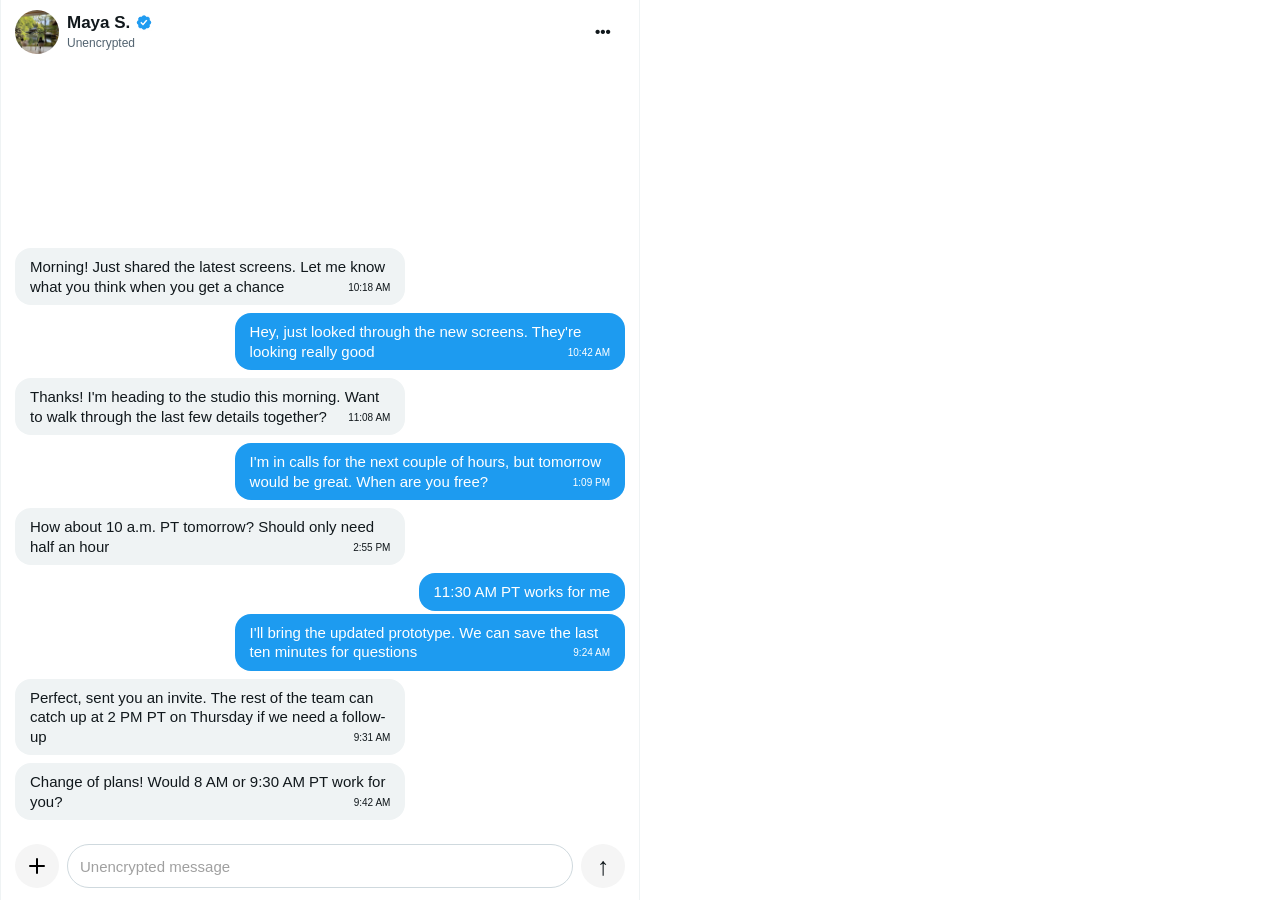
<file: showcase/index.html>
<!doctype html>
<html lang="en">
<head><meta charset="utf-8"><meta name="viewport" content="width=device-width,initial-scale=1"><title>Messages · timepill showcase</title><link rel="stylesheet" href="showcase.css"><link rel="stylesheet" href="messages.css"></head>
<body>
<main class="conversation">
<header class="chat-header"><img class="contact-photo" src="avatar.png" alt="Maya S.’s avatar: a peaceful pond and garden"><div><h1>Maya S. <span class="verified" role="img" aria-label="Verified"></span></h1><p>Unencrypted</p></div><details class="chat-menu"><summary aria-label="Conversation menu" title="Conversation menu">•••</summary><nav aria-label="Showcase"><a href="email.html">Email</a><a href="notes.html">Plain text</a><a href="schedule.html">Schedule</a><a href="editor.html">Editor</a></nav></details></header>
<section class="messages" aria-label="Conversation with Maya S.">
<div class="bubble received">Morning! Just shared the latest screens. Let me know what you think when you get a chance<time>10:18 AM</time></div>
<div class="bubble sent">Hey, just looked through the new screens. They're looking really good<time>10:42 AM</time></div>
<div class="bubble received">Thanks! I'm heading to the studio this morning. Want to walk through the last few details together?<time>11:08 AM</time></div>
<div class="bubble sent">I'm in calls for the next couple of hours, but tomorrow would be great. When are you free?<time>1:09 PM</time></div>
<div class="bubble received">How about 10 a.m. PT tomorrow? Should only need half an hour<time>2:55 PM</time></div>
<div class="bubble sent grouped">11:30 AM PT works for me</div>
<div class="bubble sent">I'll bring the updated prototype. We can save the last ten minutes for questions<time>9:24 AM</time></div>
<div class="bubble received">Perfect, sent you an invite. The rest of the team can catch up at 2 PM PT on Thursday if we need a follow-up<time>9:31 AM</time></div>
<div class="bubble received">Change of plans! Would 8 AM or 9:30 AM PT work for you?<time>9:42 AM</time></div>
</section>
<form class="message-composer"><label class="attach" title="Attach image" aria-label="Attach image" for="attachment"><img src="plus.svg" width="24" height="24" alt=""></label><input id="attachment" type="file" accept="image/*" hidden><label class="sr-only" for="message">Message Maya S.</label><input id="message" placeholder="Unencrypted message" autocomplete="off"><button type="submit" aria-label="Send message" title="Send message">↑</button></form>
</main><script src="messages.js"></script>
</body></html>
</file>
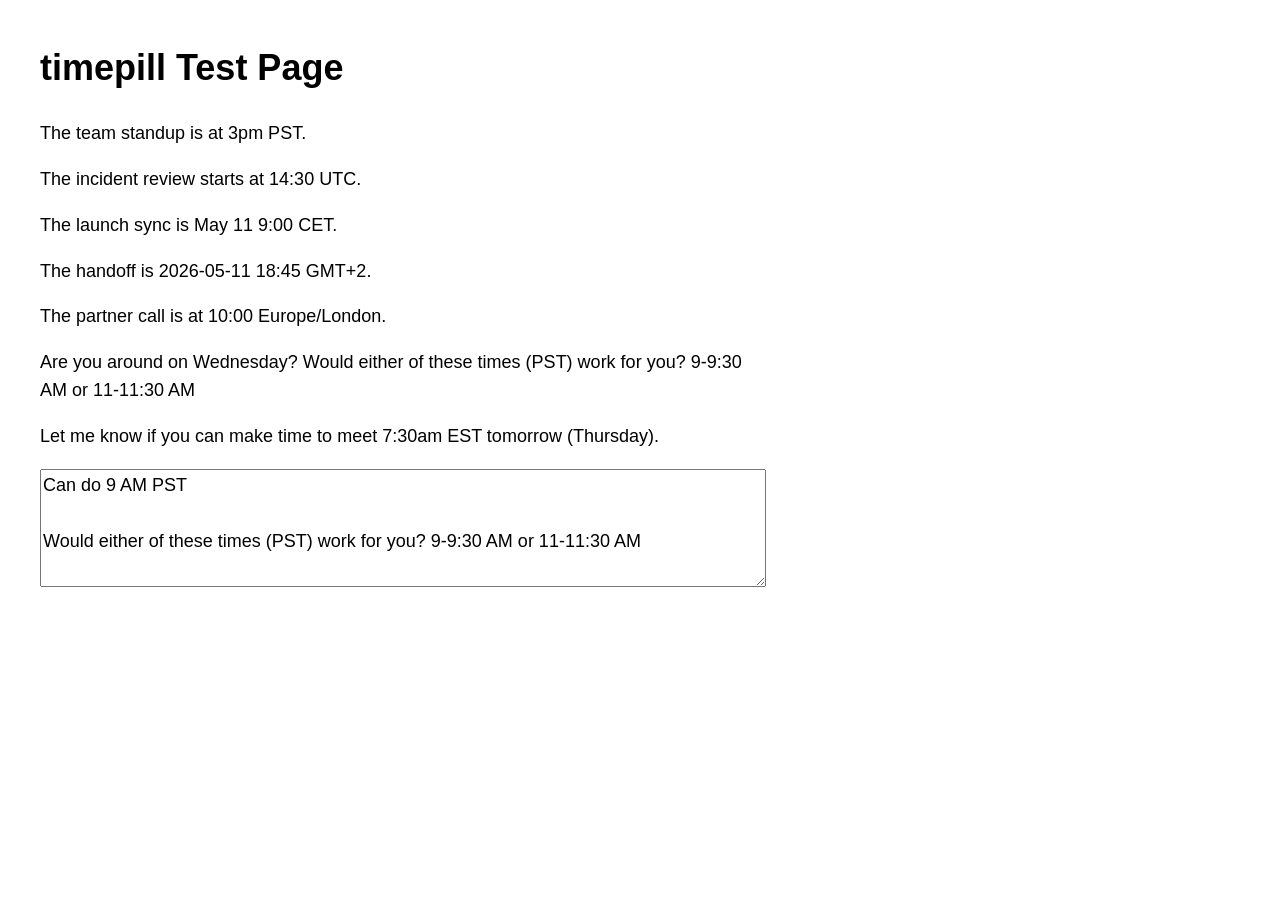
<file: test-page.html>
<!doctype html>
<html lang="en">
  <head>
    <meta charset="utf-8">
    <title>timepill Test Page</title>
    <style>
      body {
        margin: 40px;
        max-width: 720px;
        font: 18px/1.55 -apple-system, BlinkMacSystemFont, "Segoe UI", sans-serif;
      }
    </style>
  </head>
  <body>
    <h1>timepill Test Page</h1>
    <p>The team standup is at 3pm PST.</p>
    <p>The incident review starts at 14:30 UTC.</p>
    <p>The launch sync is May 11 9:00 CET.</p>
    <p>The handoff is 2026-05-11 18:45 GMT+2.</p>
    <p>The partner call is at 10:00 Europe/London.</p>
    <p>
      Are you around on Wednesday? Would either of these times (PST) work for you?
      9-9:30 AM or 11-11:30 AM
    </p>
    <p>
      Let me know if you can make time to meet 7:30am EST tomorrow (Thursday).
    </p>
    <textarea rows="4" style="width: 100%; font: inherit;">Can do 9 AM PST

Would either of these times (PST) work for you? 9-9:30 AM or 11-11:30 AM</textarea>
  </body>
</html>
</file>
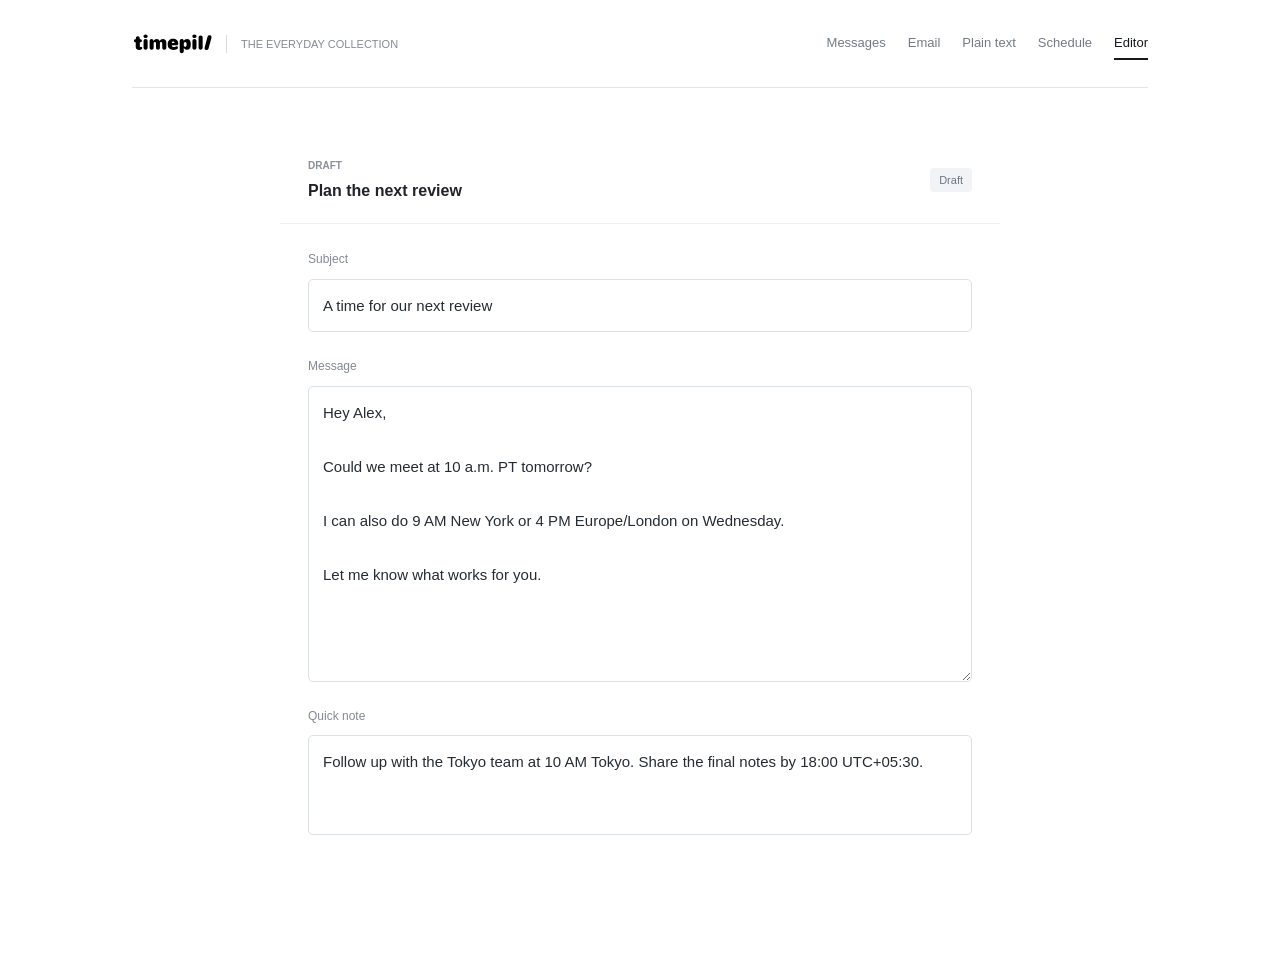
<file: showcase/editor.html>
<!doctype html>
<html lang="en"><head><meta charset="utf-8"><meta name="viewport" content="width=device-width,initial-scale=1"><title>Editor · timepill showcase</title><link rel="stylesheet" href="showcase.css"></head>
<body><div class="shell"><header class="topbar"><a class="brand" href="index.html"><img src="../logo.svg" alt="timepill"><span>THE EVERYDAY COLLECTION</span></a><nav aria-label="Showcase"><a href="index.html">Messages</a><a href="email.html">Email</a><a href="notes.html">Plain text</a><a href="schedule.html">Schedule</a><a href="editor.html" aria-current="page">Editor</a></nav></header><main><section class="editor"><header class="view-header"><div><div class="eyebrow">DRAFT</div><h1>Plan the next review</h1></div><span class="tag" id="save-status" role="status">Draft</span></header><div class="editor-body"><label for="subject">Subject</label><input id="subject" value="A time for our next review"><label for="draft">Message</label><textarea id="draft" rows="10" spellcheck="false">Hey Alex,

Could we meet at 10 a.m. PT tomorrow?

I can also do 9 AM New York or 4 PM Europe/London on Wednesday.

Let me know what works for you.</textarea><div class="editable-label" id="quick-label">Quick note</div><div class="editable" contenteditable="true" role="textbox" aria-multiline="true" aria-labelledby="quick-label">Follow up with the Tokyo team at 10 AM Tokyo. Share the final notes by 18:00 UTC+05:30.</div></div></section></main></div><script>document.querySelectorAll('input,textarea,[contenteditable]').forEach(el=>el.addEventListener('input',()=>{document.querySelector('#save-status').textContent='Edited';}));</script></body></html>
</file>
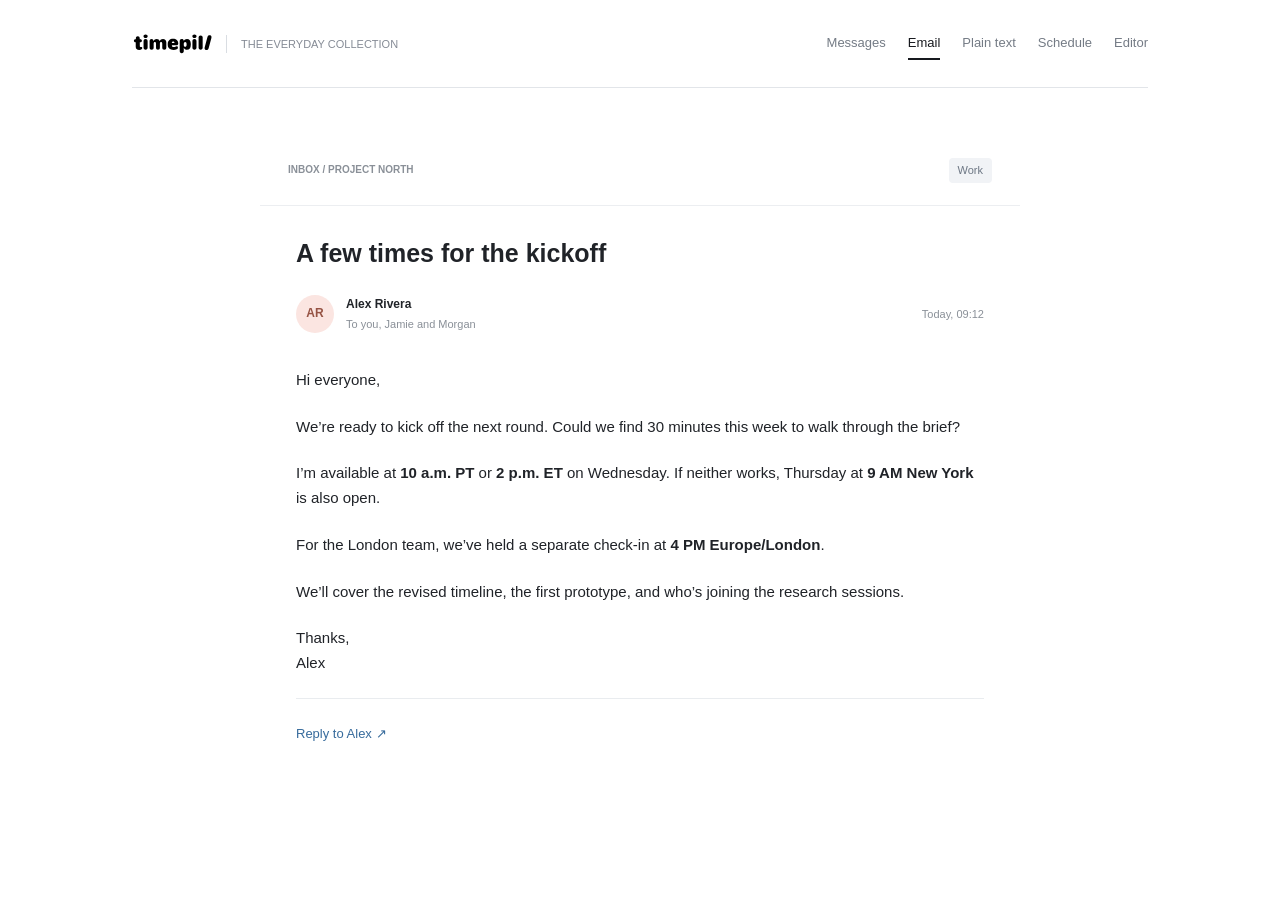
<file: showcase/email.html>
<!doctype html>
<html lang="en"><head><meta charset="utf-8"><meta name="viewport" content="width=device-width,initial-scale=1"><title>Email · timepill showcase</title><link rel="stylesheet" href="showcase.css"></head>
<body><div class="shell"><header class="topbar"><a class="brand" href="index.html"><img src="../logo.svg" alt="timepill"><span>THE EVERYDAY COLLECTION</span></a><nav aria-label="Showcase"><a href="index.html">Messages</a><a href="email.html" aria-current="page">Email</a><a href="notes.html">Plain text</a><a href="schedule.html">Schedule</a><a href="editor.html">Editor</a></nav></header><main><article class="email"><header class="view-header"><span class="eyebrow">INBOX / PROJECT NORTH</span><span class="tag">Work</span></header><div class="mail-body"><h1>A few times for the kickoff</h1><div class="sender"><div class="avatar coral">AR</div><div><strong>Alex Rivera</strong><p>To you, Jamie and Morgan</p></div><time>Today, 09:12</time></div><p>Hi everyone,</p><p>We’re ready to kick off the next round. Could we find 30 minutes this week to walk through the brief?</p><p>I’m available at <strong>10 a.m. PT</strong> or <strong>2 p.m. ET</strong> on Wednesday. If neither works, Thursday at <strong>9 AM New York</strong> is also open.</p><p>For the London team, we’ve held a separate check-in at <strong>4 PM Europe/London</strong>.</p><p>We’ll cover the revised timeline, the first prototype, and who’s joining the research sessions.</p><p>Thanks,<br>Alex</p><div class="reply"><a href="editor.html">Reply to Alex <span aria-hidden="true">↗</span></a></div></div></article></main></div></body></html>
</file>
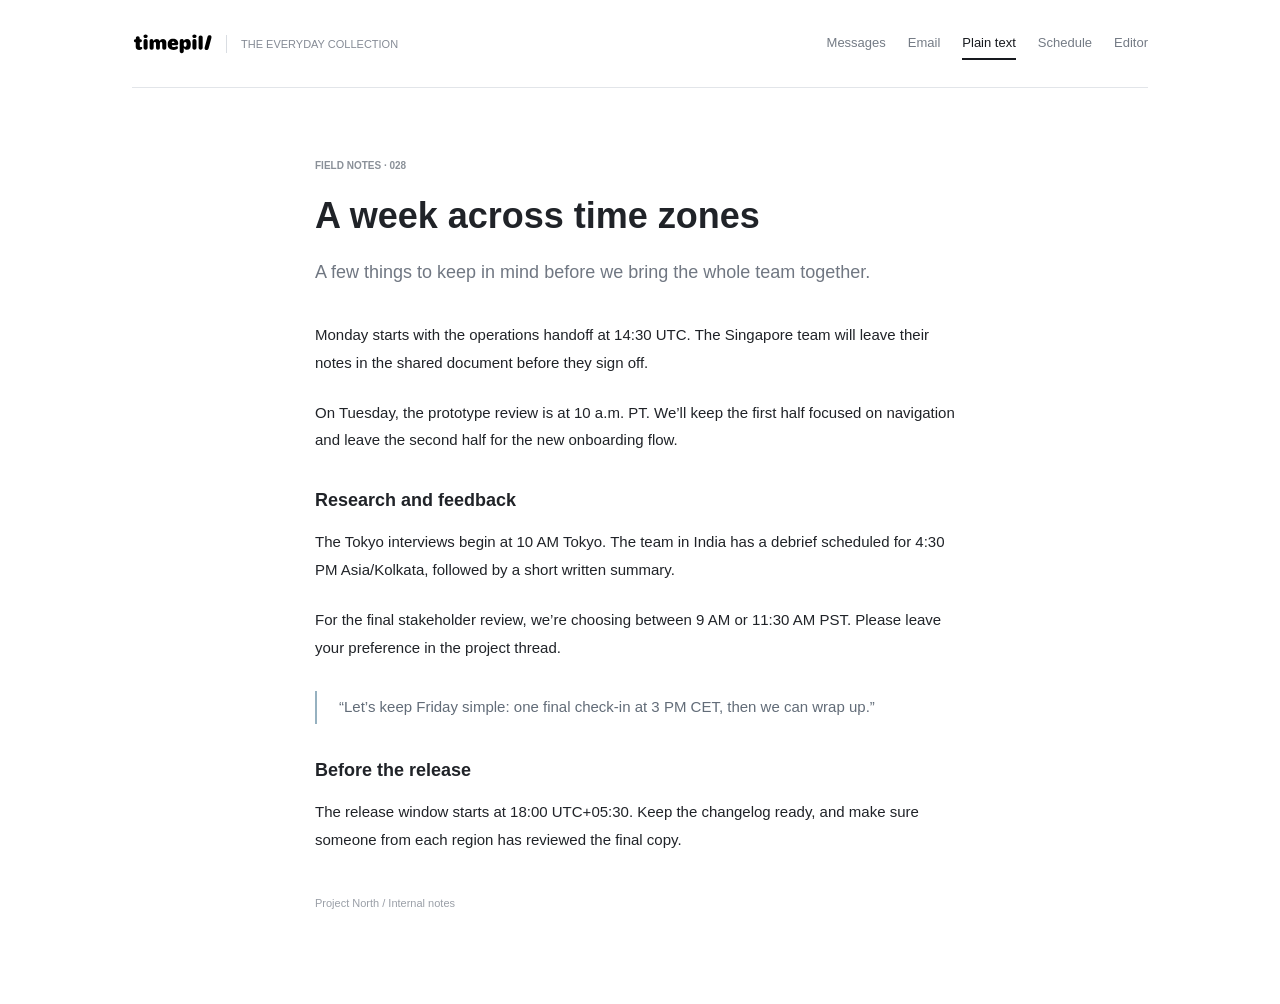
<file: showcase/notes.html>
<!doctype html>
<html lang="en"><head><meta charset="utf-8"><meta name="viewport" content="width=device-width,initial-scale=1"><title>Plain text · timepill showcase</title><link rel="stylesheet" href="showcase.css"></head>
<body><div class="shell"><header class="topbar"><a class="brand" href="index.html"><img src="../logo.svg" alt="timepill"><span>THE EVERYDAY COLLECTION</span></a><nav aria-label="Showcase"><a href="index.html">Messages</a><a href="email.html">Email</a><a href="notes.html" aria-current="page">Plain text</a><a href="schedule.html">Schedule</a><a href="editor.html">Editor</a></nav></header><main><article class="note"><div class="eyebrow">FIELD NOTES · 028</div><h1>A week across time zones</h1><p class="lede">A few things to keep in mind before we bring the whole team together.</p><p>Monday starts with the operations handoff at 14:30 UTC. The Singapore team will leave their notes in the shared document before they sign off.</p><p>On Tuesday, the prototype review is at 10 a.m. PT. We’ll keep the first half focused on navigation and leave the second half for the new onboarding flow.</p><h2>Research and feedback</h2><p>The Tokyo interviews begin at 10 AM Tokyo. The team in India has a debrief scheduled for 4:30 PM Asia/Kolkata, followed by a short written summary.</p><p>For the final stakeholder review, we’re choosing between 9 AM or 11:30 AM PST. Please leave your preference in the project thread.</p><blockquote>“Let’s keep Friday simple: one final check-in at 3 PM CET, then we can wrap up.”</blockquote><h2>Before the release</h2><p>The release window starts at 18:00 UTC+05:30. Keep the changelog ready, and make sure someone from each region has reviewed the final copy.</p><footer>Project North / Internal notes</footer></article></main></div></body></html>
</file>
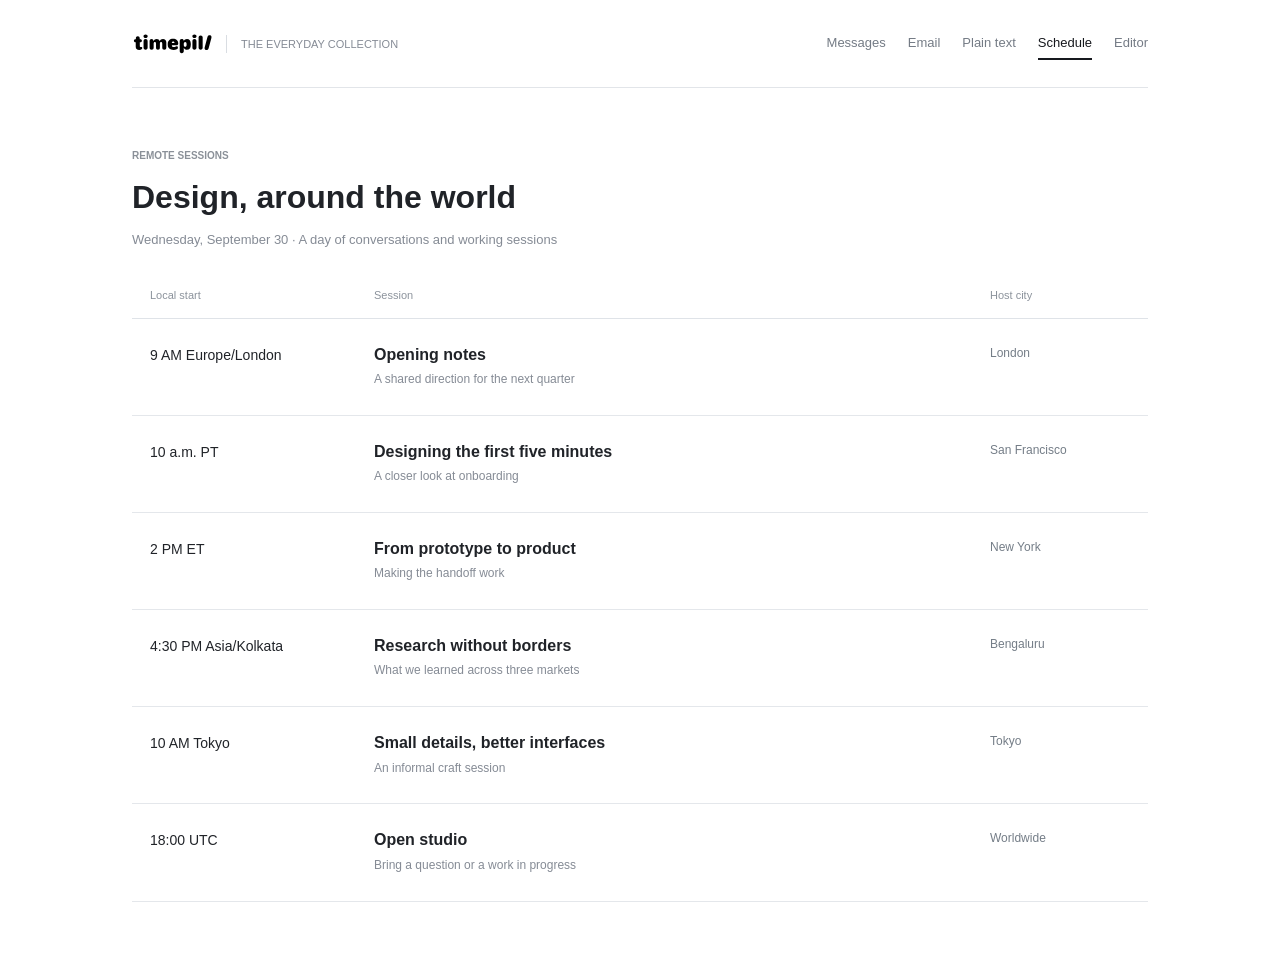
<file: showcase/schedule.html>
<!doctype html>
<html lang="en"><head><meta charset="utf-8"><meta name="viewport" content="width=device-width,initial-scale=1"><title>Schedule · timepill showcase</title><link rel="stylesheet" href="showcase.css"></head>
<body><div class="shell"><header class="topbar"><a class="brand" href="index.html"><img src="../logo.svg" alt="timepill"><span>THE EVERYDAY COLLECTION</span></a><nav aria-label="Showcase"><a href="index.html">Messages</a><a href="email.html">Email</a><a href="notes.html">Plain text</a><a href="schedule.html" aria-current="page">Schedule</a><a href="editor.html">Editor</a></nav></header><main><section class="schedule"><header><div class="eyebrow">REMOTE SESSIONS</div><h1>Design, around the world</h1><p>Wednesday, September 30 · A day of conversations and working sessions</p></header><div class="agenda"><div class="agenda-head"><span>Local start</span><span>Session</span><span>Host city</span></div><div class="agenda-row"><div class="session-time">9 AM Europe/London</div><div><h2>Opening notes</h2><p>A shared direction for the next quarter</p></div><span class="city">London</span></div><div class="agenda-row"><div class="session-time">10 a.m. PT</div><div><h2>Designing the first five minutes</h2><p>A closer look at onboarding</p></div><span class="city">San Francisco</span></div><div class="agenda-row"><div class="session-time">2 PM ET</div><div><h2>From prototype to product</h2><p>Making the handoff work</p></div><span class="city">New York</span></div><div class="agenda-row"><div class="session-time">4:30 PM Asia/Kolkata</div><div><h2>Research without borders</h2><p>What we learned across three markets</p></div><span class="city">Bengaluru</span></div><div class="agenda-row"><div class="session-time">10 AM Tokyo</div><div><h2>Small details, better interfaces</h2><p>An informal craft session</p></div><span class="city">Tokyo</span></div><div class="agenda-row"><div class="session-time">18:00 UTC</div><div><h2>Open studio</h2><p>Bring a question or a work in progress</p></div><span class="city">Worldwide</span></div></div></section></main></div></body></html>
</file>
<file: showcase/showcase.css>
*{box-sizing:border-box}html{color-scheme:light}body{margin:0;background:#ffffff;color:#202328;font:15px/1.65 -apple-system,BlinkMacSystemFont,"Segoe UI",sans-serif;letter-spacing:0}a{color:inherit}button,input,textarea{font:inherit}button{cursor:pointer}.shell{max-width:1080px;margin:auto;padding:0 32px}.topbar{display:flex;align-items:center;justify-content:space-between;gap:24px;padding:27px 0;border-bottom:1px solid #e2e5e9}.brand{display:flex;align-items:center;gap:14px;text-decoration:none}.brand img{width:80px;height:auto}.brand span{font-size:11px;color:#858b95;border-left:1px solid #d9dde2;padding-left:14px;white-space:nowrap}nav{display:flex;gap:22px;flex-wrap:wrap}nav a{font-size:13px;text-decoration:none;color:#747b85;padding:5px 0;border-bottom:2px solid transparent}nav a[aria-current]{color:#17191e;border-color:#17191e}main{padding:48px 0 70px}.view-header{display:flex;align-items:center;gap:12px;padding:22px 28px;border-bottom:1px solid #eceef1}h1,h2,p{margin-top:0}h1{font-size:26px;line-height:1.25;font-weight:600}h2{font-size:18px;line-height:1.4;font-weight:600}p{margin-bottom:22px}.view-header h1{font-size:16px;margin:0}.view-header p{font-size:12px;color:#838993;margin:2px 0 0}.avatar{width:38px;height:38px;display:grid;place-items:center;border-radius:50%;font-size:12px;font-weight:600;flex-shrink:0}.green{background:#dfece5;color:#36634d}.coral{background:#fbe5e1;color:#965344}.status{margin-left:auto;font-size:12px;color:#4e8069}.chat{max-width:690px;margin:auto;background:white;border:1px solid #e4e7eb;border-radius:8px;overflow:hidden}.thread{padding:22px 28px 30px;display:flex;flex-direction:column;gap:16px}.date{text-align:center;font-size:11px;color:#9298a1;margin-bottom:10px}.message{max-width:82%;padding:12px 16px;border-radius:8px;line-height:1.6}.incoming{align-self:flex-start;background:#f0f2f5}.outgoing{align-self:flex-end;background:#e4effe;color:#234569}.message time{display:block;text-align:right;font-size:10px;color:#7b8796;margin-top:5px}.composer{display:flex;gap:12px;padding:18px 24px;border-top:1px solid #eceef1}.composer input{min-width:0;flex:1;border:0;outline-offset:4px;background:transparent}.composer button{border:0;background:#232a33;color:white;border-radius:50%;width:34px;height:34px;font-size:21px}.eyebrow{font-size:10px;letter-spacing:0;color:#8a9098;font-weight:600}.tag{font-size:11px;color:#6d7784;background:#f1f3f6;padding:3px 9px;border-radius:4px;margin-left:auto}.email{max-width:760px;margin:auto;background:white}.mail-body{padding:32px 36px}.mail-body h1{font-size:25px;margin-bottom:26px}.sender{display:flex;align-items:center;gap:12px;margin-bottom:35px;font-size:12px}.sender p{font-size:11px;color:#8a9098;margin:0}.sender time{margin-left:auto;color:#8a9098;font-size:11px}.mail-body strong{font-weight:600}.reply{border-top:1px solid #e9ecef;padding-top:22px}.reply a{font-size:13px;text-decoration:none;color:#376b9c}.note{max-width:650px;margin:auto;padding:22px 0}.note h1{font-size:36px;margin:18px 0}.note .lede{font-size:18px;color:#707782;margin-bottom:32px}.note h2{margin-top:34px}.note p{line-height:1.85}.note blockquote{margin:30px 0;padding:4px 0 4px 22px;border-left:2px solid #96b1c0;color:#626c78}.note footer{font-size:11px;color:#9a9fa7;margin-top:40px}.schedule header{margin:12px 0 36px}.schedule h1{font-size:32px;margin:12px 0}.schedule header p{color:#858b95;font-size:13px}.agenda-head,.agenda-row{display:grid;grid-template-columns:200px 1fr 140px;gap:24px}.agenda-head{font-size:11px;color:#8c939c;padding:0 18px 13px;border-bottom:1px solid #dfe3e8}.agenda-row{padding:25px 18px;border-bottom:1px solid #e4e7eb;align-items:start}.agenda-row h2{font-size:16px;margin-bottom:4px}.agenda-row p{font-size:12px;color:#858b95;margin:0}.session-time{font-size:14px;font-weight:500}.city{font-size:12px;color:#747d87}.editor{max-width:720px;margin:auto;background:white}.editor .eyebrow{margin-bottom:6px}.editor-body{padding:26px 28px}.editor label,.editable-label{display:block;font-size:12px;color:#838993;margin:0 0 9px}.editor input,.editor textarea,.editable{display:block;width:100%;border:1px solid #dce1e6;border-radius:5px;padding:12px 14px;background:#fff;color:#252c34;line-height:1.8;margin-bottom:25px}.editor textarea{resize:vertical;min-height:260px}.editable{min-height:100px}.editor :focus-visible{outline:2px solid #9dbdd9;outline-offset:2px}.sr-only{position:absolute;width:1px;height:1px;overflow:hidden;clip-path:inset(50%)}@media(max-width:760px){.shell{padding:0 18px}.topbar{align-items:flex-start;flex-direction:column;gap:16px;padding:22px 0}nav{gap:18px}main{padding-top:28px}.brand span{font-size:10px}.view-header{padding:18px}.thread{padding:18px}.message{max-width:92%}.mail-body{padding:24px 18px}.sender{flex-wrap:wrap}.note h1,.schedule h1{font-size:28px}.agenda-head,.agenda-row{grid-template-columns:1fr;gap:8px}.agenda-head{display:none}.agenda-row{padding:20px 0}.editor-body{padding:20px 18px}}
</file>
<file: showcase/messages.css>
body { background: #fff; color: #11181c; }
.conversation { display: flex; flex-direction: column; max-width: 640px; min-height: 100vh; min-height: 100dvh; margin: 0 auto 0 0; padding: 0 14px 12px; border-inline: 1px solid #eff3f4; }
.chat-header { display: flex; align-items: center; gap: 8px; padding: 10px 0 18px; }
.contact-photo { width: 44px; height: 44px; border-radius: 50%; object-fit: cover; }
.chat-header h1 { display: flex; align-items: center; gap: 6px; font-size: 17px; font-weight: 650; margin: 0; }
.chat-header p { color: #536471; font-size: 12px; line-height: 1.5; margin: 0; }
.verified { display: inline-block; flex: 0 0 16px; width: 16px; height: 16px; background: url("verification-reference.png") -10.5px -8.5px / 35px 28px no-repeat; }
.chat-menu { margin-left: auto; position: relative; }
.chat-menu summary { list-style: none; width: 44px; height: 44px; border-radius: 50%; background: transparent; display: grid; place-items: center; cursor: pointer; font-weight: 700; }
.chat-menu summary::-webkit-details-marker { display: none; }
.chat-menu nav { position: absolute; z-index: 3; right: 0; top: 50px; width: 160px; display: flex; flex-direction: column; gap: 0; padding: 6px; background: white; border: 1px solid #eff3f4; border-radius: 8px; box-shadow: 0 4px 20px #00000012; }
.chat-menu nav a { padding: 8px 12px; border: 0; color: #11181c; }
.chat-menu nav a:hover { background: #f0f3f4; }
.messages { display: flex; flex-direction: column; gap: 8px; margin-top: auto; }
.bubble { max-width: 64%; width: fit-content; border-radius: 16px; padding: 9px 15px; font-size: 15px; line-height: 1.3; overflow-wrap: anywhere; }
.bubble time { display: inline-block; float: right; font-size: 10px; line-height: 14px; margin: 4px 0 0 8px; white-space: nowrap; }
.bubble::after { content: ""; display: block; clear: both; }
.received { background: #eff3f4; align-self: flex-start; }
.sent { background: #1d9bf0; color: white; align-self: flex-end; }
.grouped { margin-bottom: -5px; }
.day { align-self: center; color: #656565; font-size: 11px; font-weight: 600; margin: 8px 0 1px; }
.message-composer { display: flex; align-items: center; gap: 8px; margin-top: 24px; }
.message-composer .attach, .message-composer button { display: grid; place-items: center; flex: 0 0 44px; width: 44px; height: 44px; border-radius: 50%; background: #f5f5f5; border: 0; color: #11181c; font-size: 25px; line-height: 1; cursor: pointer; }
.message-composer input:not([type=file]) { min-width: 0; flex: 1; height: 44px; border: 1px solid #cfd9de; border-radius: 999px; background: #fff; padding: 0 12px; color: #11181c; font-size: 15px; }
.message-composer .attach img { display: block; width: 24px; height: 24px; }
.message-composer input::placeholder { color: #a0a0a0; }
.bubble img { display: block; max-width: 100%; max-height: 240px; border-radius: 8px; }
:focus-visible { outline: 2px solid #1d9bf0; outline-offset: 3px; }
.message-composer input:focus { outline: none; border-color: #b8c4cc; }
@media (max-width: 540px) { .conversation { padding-inline: 12px; } .bubble { max-width: 85%; } }
</file>
